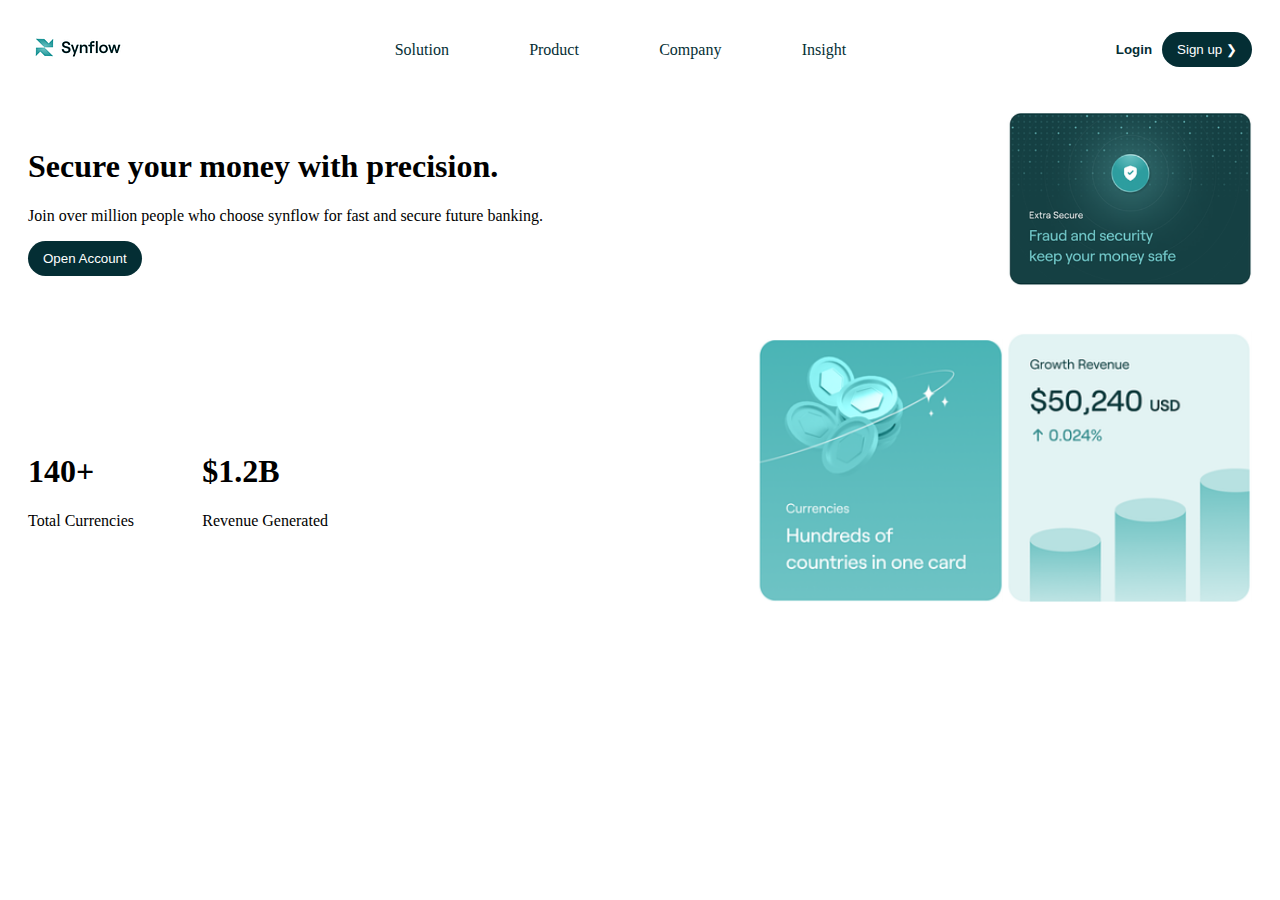
<file: Assignment 2 Landing page/index.html>
<!DOCTYPE html>
<html lang="en">

<head>
    <meta charset="UTF-8">
    <meta name="viewport" content="width=device-width, initial-scale=1.0">
    <title>Document</title>
</head>
<style>

    body{
        padding: 20px;
    }
    header {
        display: flex;
        align-items: center;
        justify-content: space-between;
    }

    nav {
        display: flex;
        width: 50%;
        justify-content: space-evenly;
    }

    nav a {
        text-decoration: none;
        color: #042E34;
    }

    nav a:hover{
        /* transition: all 0.5s; */
        transform: scale(1.1);
        color: #042E34;
        font-weight: bold;
    }

    button {
        color: #042E34;
    }

    .filledButton {
        border: none;
        background-color: #042E34;
        color: white;
        padding: 10px 15px;
        border-radius: 30px;
    }

    .textButton {
        border: none;
        background-color: white;
        font-weight: bold;
    }

    .container {
        display: flex;
        justify-content: space-between;
        align-items: center;
        margin-top: 40px;
    }

    .box1 {
        width: 50%;
    }

    .box2 {
        width: 40%;
        max-width: 300px;
    }
    .imgDiv{
        width: 50%;
        text-align: right;
    }
    .imgDiv img{
        width: 40%;
    }
</style>

<body>
    <header>
        <img src="logo.png" alt="">
        <nav>
            <a href="">Solution</a>
            <a href="">Product</a>
            <a href="">Company</a>
            <a href="">Insight</a>
        </nav>
        <div>
            <button class="textButton">Login</button>
            <button class="filledButton">Sign up &#10095</button>
        </div>
    </header>

    <div class="container">
        <div class="box1">
            <h1>Secure your money with precision.</h1>
            <p>Join over million people who choose synflow for fast and secure future banking.</p>
            <button class="filledButton">Open Account</button>
        </div>
        <div class="imgDiv">
            <img src="Picture1.png" alt="">
        </div>
    </div>

    <div class="container">
            <div class="container box2">
                <div>
                    <h1>140+</h1>
                    <p>Total Currencies</p>
                </div>
                <div>
                    <h1>$1.2B</h1>
                    <p>Revenue Generated</p>
                </div>
        </div>
        <div class="imgDiv">
            <img src="Picture2.png" alt="">
            <img src="Picture3.png" alt="">
        </div>
    </div>
</body>

</html>
</file>
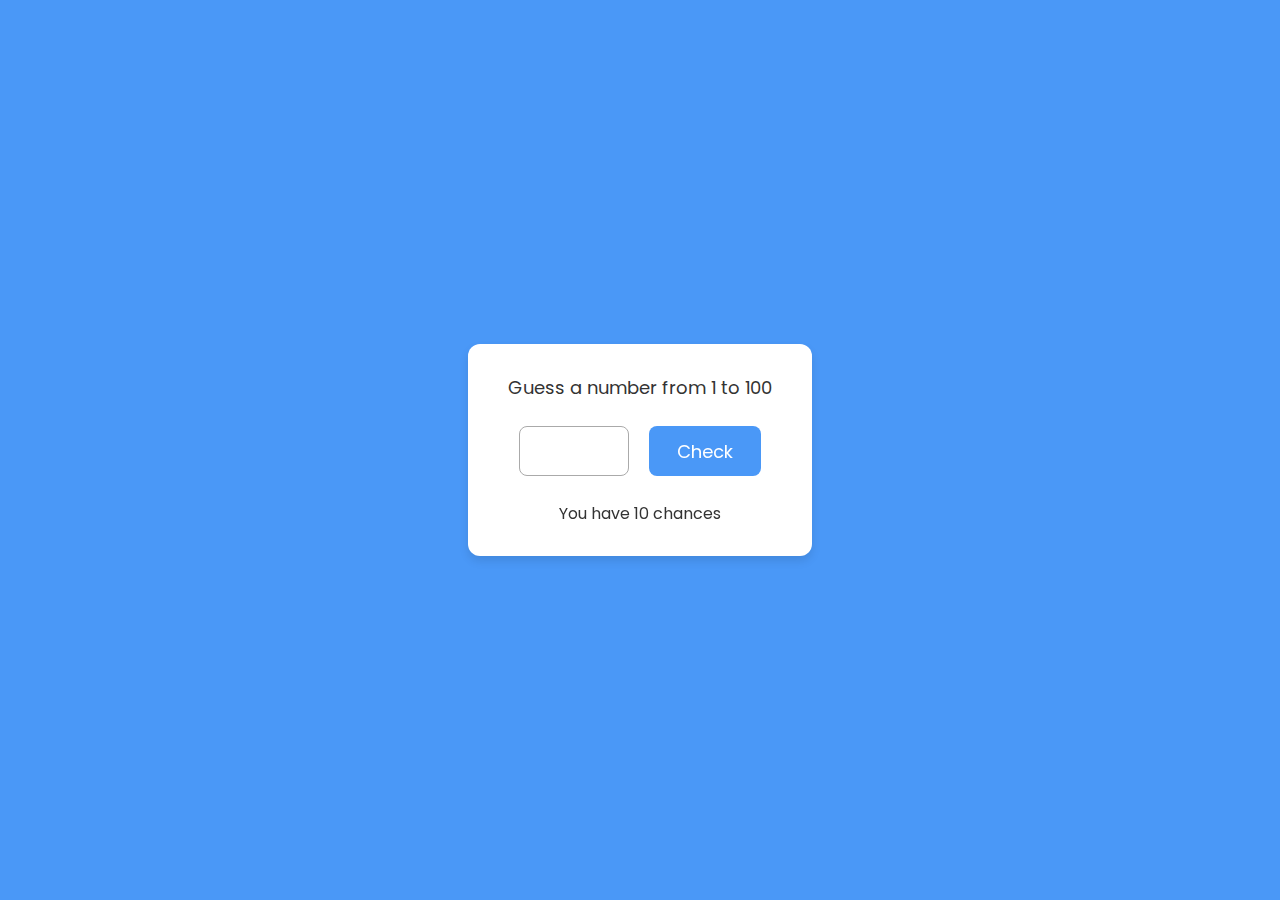
<file: Practice/HTML/GamesCode/Game in HTML CSS & JavaScript/index.html>
<!DOCTYPE html>
<!-- Coding by CodingLab || www.codinglabweb.com -->
<html lang="en">
  <head>
    <meta charset="UTF-8" />
    <meta http-equiv="X-UA-Compatible" content="IE=edge" />
    <meta name="viewport" content="width=device-width, initial-scale=1.0" />
    <title>Game in HTML CSS & JavaScript</title>
    <link rel="stylesheet" href="style.css" />
  </head>
  <body>
    <div class="wrapper">
      <header>Guess a number from 1 to 100</header>
      <p class="guess"></p>
      <div class="input-field">
        <input type="number" />
        <button>Check</button>
      </div>
      <p>You have <span class="chances">10</span> chances</p>
    </div>

    <script src="script.js" defer></script>
  </body>
</html>
</file>
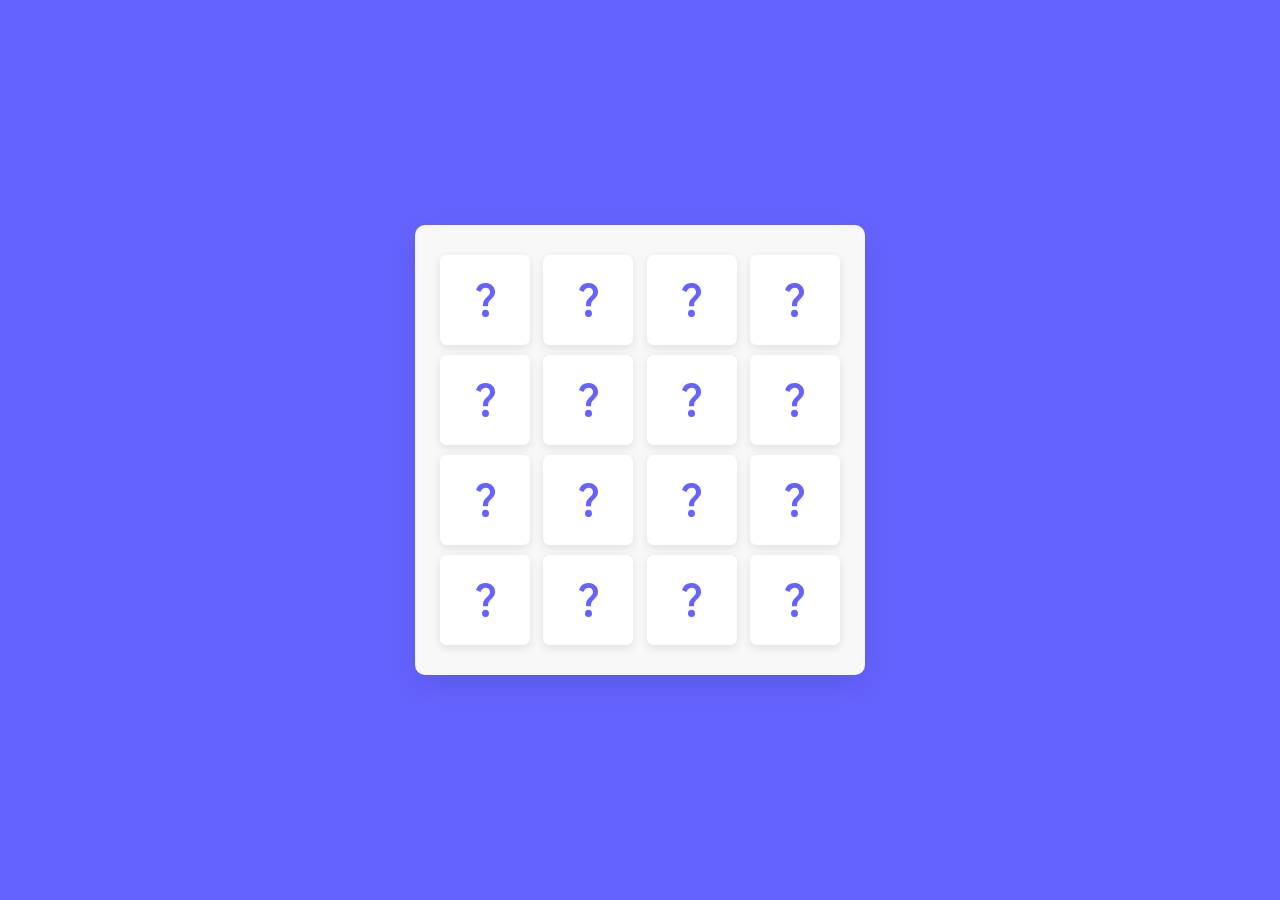
<file: Practice/HTML/GamesCode/Memory Cards Game/index.html>
<!DOCTYPE html>
<!-- Coding By CodingNepal - youtube.com/codingnepal -->
<html lang="en" dir="ltr">
  <head>
    <meta charset="utf-8">  
    <title>Memory Card Game | CodingNepal</title>
    <link rel="stylesheet" href="style.css">
    <meta name="viewport" content="width=device-width, initial-scale=1.0">
  </head>
  <body>
    <div class="wrapper">
      <ul class="cards">
        <li class="card">
          <div class="view front-view">
            <img src="images/que_icon.svg" alt="icon">
          </div>
          <div class="view back-view">
            <img src="images/img-1.png" alt="card-img">
          </div>
        </li>
        <li class="card">
          <div class="view front-view">
            <img src="images/que_icon.svg" alt="icon">
          </div>
          <div class="view back-view">
            <img src="images/img-6.png" alt="card-img">
          </div>
        </li>
        <li class="card">
          <div class="view front-view">
            <img src="images/que_icon.svg" alt="icon">
          </div>
          <div class="view back-view">
            <img src="images/img-3.png" alt="card-img">
          </div>
        </li>
        <li class="card">
          <div class="view front-view">
            <img src="images/que_icon.svg" alt="icon">
          </div>
          <div class="view back-view">
            <img src="images/img-2.png" alt="card-img">
          </div>
        </li>
        <li class="card">
          <div class="view front-view">
            <img src="images/que_icon.svg" alt="icon">
          </div>
          <div class="view back-view">
            <img src="images/img-1.png" alt="card-img">
          </div>
        </li>
        <li class="card">
          <div class="view front-view">
            <img src="images/que_icon.svg" alt="icon">
          </div>
          <div class="view back-view">
            <img src="images/img-5.png" alt="card-img">
          </div>
        </li>
        <li class="card">
          <div class="view front-view">
            <img src="images/que_icon.svg" alt="icon">
          </div>
          <div class="view back-view">
            <img src="images/img-2.png" alt="card-img">
          </div>
        </li>
        <li class="card">
          <div class="view front-view">
            <img src="images/que_icon.svg" alt="icon">
          </div>
          <div class="view back-view">
            <img src="images/img-6.png" alt="card-img">
          </div>
        </li>
        <li class="card">
          <div class="view front-view">
            <img src="images/que_icon.svg" alt="icon">
          </div>
          <div class="view back-view">
            <img src="images/img-3.png" alt="card-img">
          </div>
        </li>
        <li class="card">
          <div class="view front-view">
            <img src="images/que_icon.svg" alt="icon">
          </div>
          <div class="view back-view">
            <img src="images/img-4.png" alt="card-img">
          </div>
        </li>
        <li class="card">
          <div class="view front-view">
            <img src="images/que_icon.svg" alt="icon">
          </div>
          <div class="view back-view">
            <img src="images/img-5.png" alt="card-img">
          </div>
        </li>
        <li class="card">
          <div class="view front-view">
            <img src="images/que_icon.svg" alt="icon">
          </div>
          <div class="view back-view">
            <img src="images/img-4.png" alt="card-img">
          </div>
        </li>
        <li class="card">
          <div class="view front-view">
            <img src="images/que_icon.svg" alt="icon">
          </div>
          <div class="view back-view">
            <img src="images/img-4.png" alt="card-img">
          </div>
        </li>
        <li class="card">
          <div class="view front-view">
            <img src="images/que_icon.svg" alt="icon">
          </div>
          <div class="view back-view">
            <img src="images/img-4.png" alt="card-img">
          </div>
        </li>
        <li class="card">
          <div class="view front-view">
            <img src="images/que_icon.svg" alt="icon">
          </div>
          <div class="view back-view">
            <img src="images/img-4.png" alt="card-img">
          </div>
        </li>
        <li class="card">
          <div class="view front-view">
            <img src="images/que_icon.svg" alt="icon">
          </div>
          <div class="view back-view">
            <img src="images/img-4.png" alt="card-img">
          </div>
        </li>
      </ul>
    </div>

    <script src="script.js"></script>

  </body>
</html>
</file>
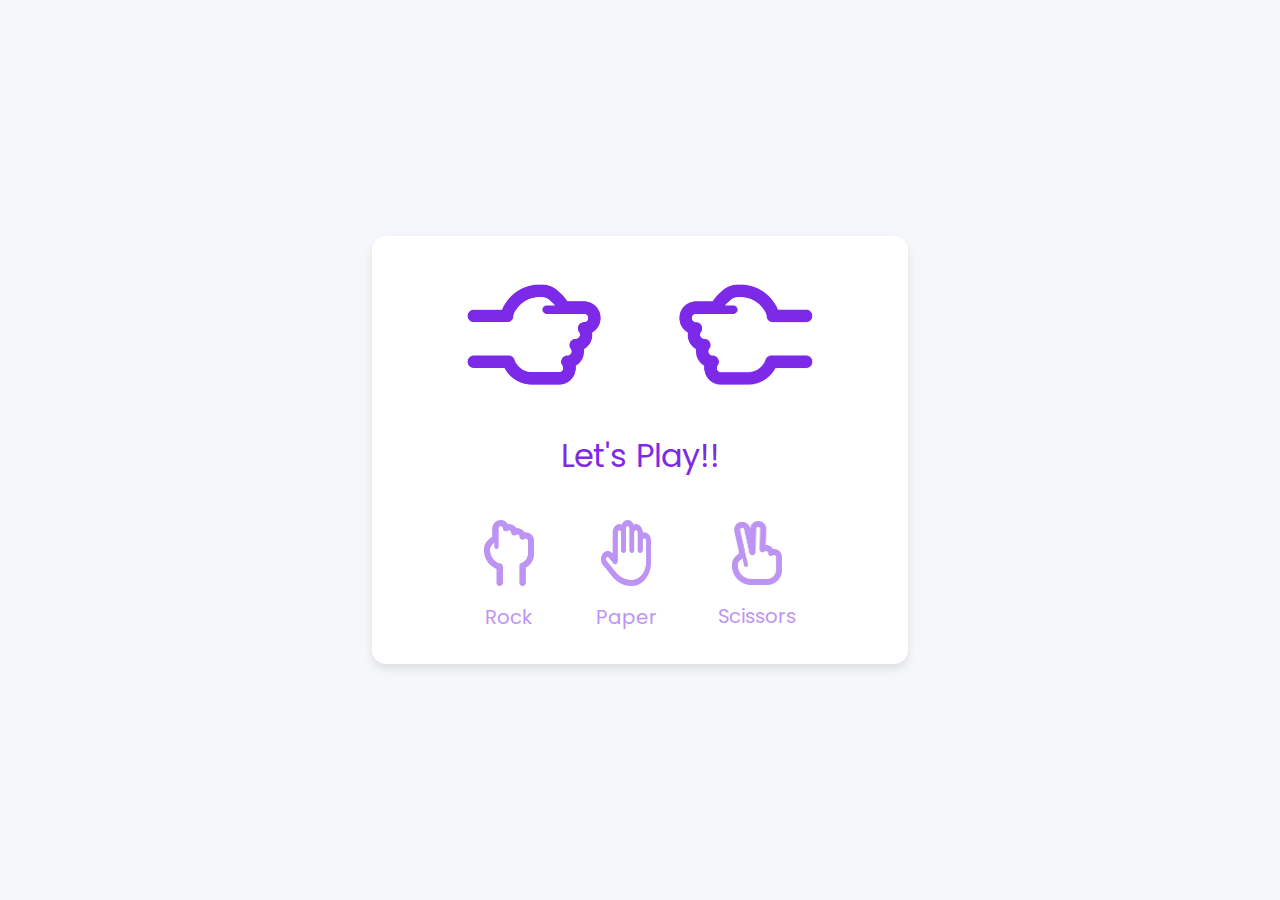
<file: Practice/HTML/GamesCode/Rock Paper Scissors/index.html>
<!DOCTYPE html>
<!-- Coding by CodingLab || www.codinglabweb.com -->
<html lang="en">
  <head>
    <meta charset="UTF-8" />
    <meta http-equiv="X-UA-Compatible" content="IE=edge" />
    <meta name="viewport" content="width=device-width, initial-scale=1.0" />
    <title>JavaScript Game | Rock Paper Scissors</title>
    <link rel="stylesheet" href="style.css" />
  </head>
  <body>
    <section class="container">
      <div class="result_field">
        <div class="result_images">
          <span class="user_result">
            <img src="images/rock.png" alt="" />
          </span>
          <span class="cpu_result">
            <img src="images/rock.png" alt="" />
          </span>
        </div>
        <div class="result">Let's Play!!</div>
      </div>

      <div class="option_images">
        <span class="option_image">
          <img src="images/rock.png" alt="" />
          <p>Rock</p>
        </span>
        <span class="option_image">
          <img src="images/paper.png" alt="" />
          <p>Paper</p>
        </span>
        <span class="option_image">
          <img src="images/scissors.png" alt="" />
          <p>Scissors</p>
        </span>
      </div>
    </section>

    <script src="script.js" defer></script>
  </body>
</html>
</file>
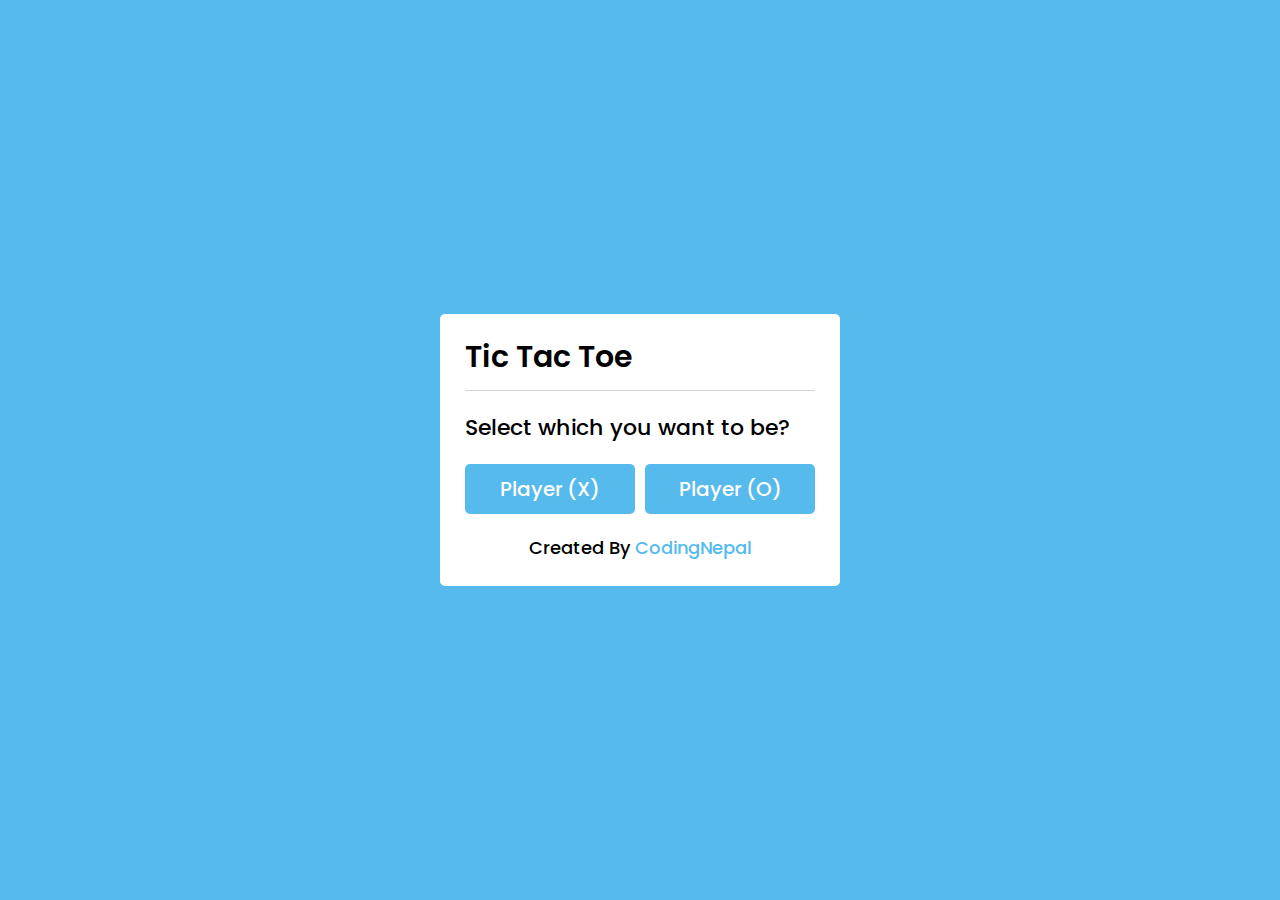
<file: Practice/HTML/GamesCode/Tic Tac Toe in JavaScript - CodingNepal/index.html>
<!DOCTYPE html>
<!-- Created By CodingNepal - www.youtube.com/codingnepal || www.codingnepalweb.com -->
<html lang="en">
<head>
    <meta charset="UTF-8">
    <title>Tic Tac Toe Game | CodingNepal</title>
    <link rel="stylesheet" href="style.css">
    <link rel="stylesheet" href="https://cdnjs.cloudflare.com/ajax/libs/font-awesome/5.15.3/css/all.min.css"/>
</head>
<body>
  <!-- select box -->
  <div class="select-box">
    <header>Tic Tac Toe</header>
    <div class="content">
      <div class="title">Select which you want to be?</div>
      <div class="options">
        <button class="playerX">Player (X)</button>
        <button class="playerO">Player (O)</button>
      </div>
      <div class="credit">Created By <a href="https://www.youtube.com/codingnepal" target="_blank">CodingNepal</a></div>
    </div>
  </div> 

  <!-- playboard section -->
  <div class="play-board">
    <div class="details">
      <div class="players">
        <span class="Xturn">X's Turn</span>
        <span class="Oturn">O's Turn</span>
        <div class="slider"></div>
      </div>
    </div>
    <div class="play-area">
      <section>
        <span class="box1"></span>
        <span class="box2"></span>
        <span class="box3"></span>
      </section>
      <section>
        <span class="box4"></span>
        <span class="box5"></span>
        <span class="box6"></span>
      </section>
      <section>
        <span class="box7"></span>
        <span class="box8"></span>
        <span class="box9"></span>
      </section>
    </div>
  </div>

  <!-- result box -->
  <div class="result-box">
    <div class="won-text"></div>
    <div class="btn"><button>Replay</button></div>
  </div>

  <script src="script.js"></script>

</body>
</html>
</file>
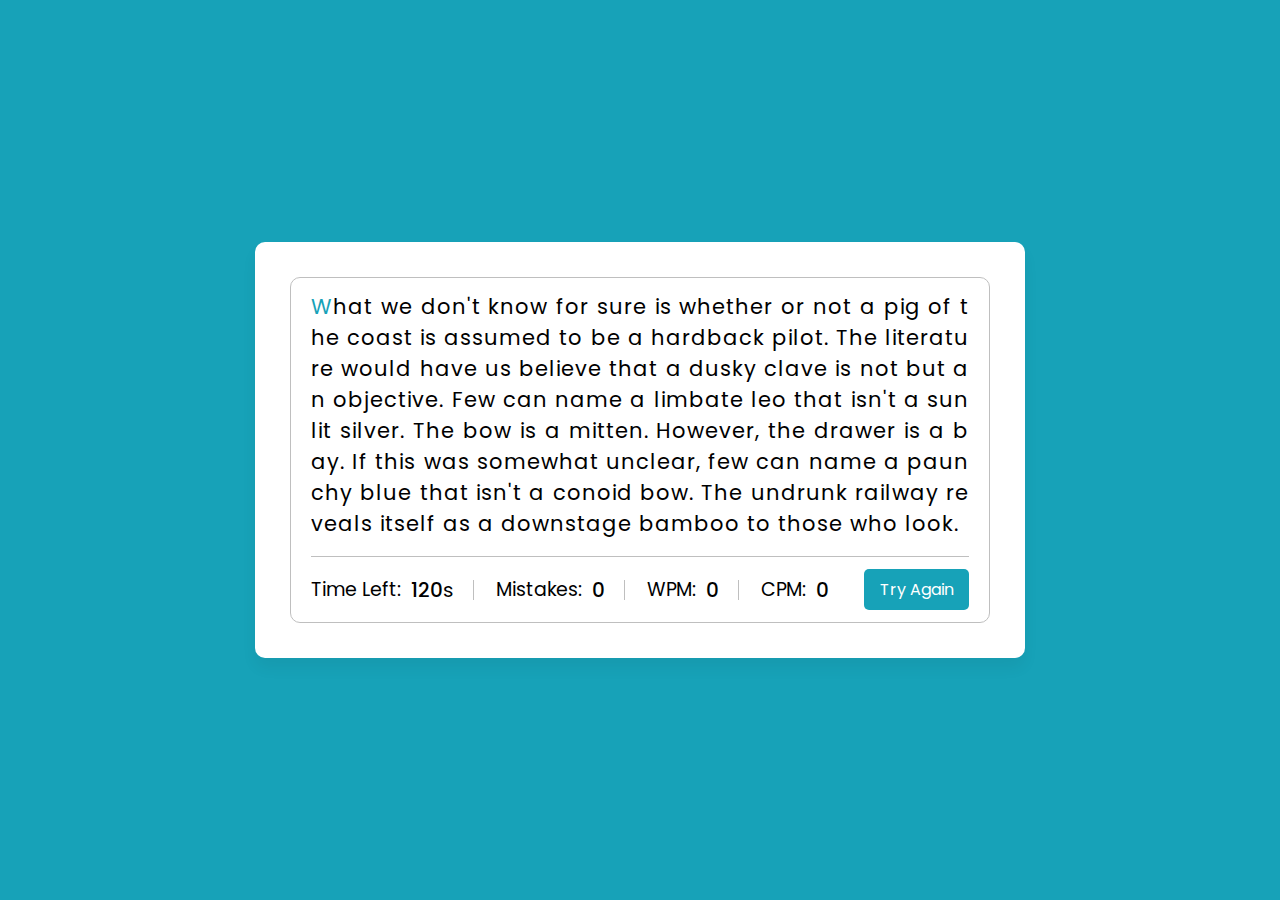
<file: Practice/HTML/GamesCode/Typing Speed Test Game in JavaScript/index.html>
<!DOCTYPE html>
<!-- Coding By CodingNepal - youtube.com/codingnepal -->
<html lang="en" dir="ltr">
  <head>
    <meta charset="utf-8">  
    <title>Typing Speed Test Game | CodingNepal</title>
    <link rel="stylesheet" href="style.css">
    <meta name="viewport" content="width=device-width, initial-scale=1.0">
  </head>
  <body>
    <div class="wrapper">
      <input type="text" class="input-field">
      <div class="content-box">
        <div class="typing-text">
          <p></p>
        </div>
        <div class="content">
          <ul class="result-details">
            <li class="time">
              <p>Time Left:</p>
              <span><b>120</b>s</span>
            </li>
            <li class="mistake">
              <p>Mistakes:</p>
              <span>0</span>
            </li>
            <li class="wpm">
              <p>WPM:</p>
              <span>0</span>
            </li>
            <li class="cpm">
              <p>CPM:</p>
              <span>0</span>
            </li>
          </ul>
          <button>Try Again</button>
        </div>
      </div>
    </div>

    <script src="js/paragraphs.js"></script>
    <script src="js/script.js"></script>
  
  </body>
</html>
</file>
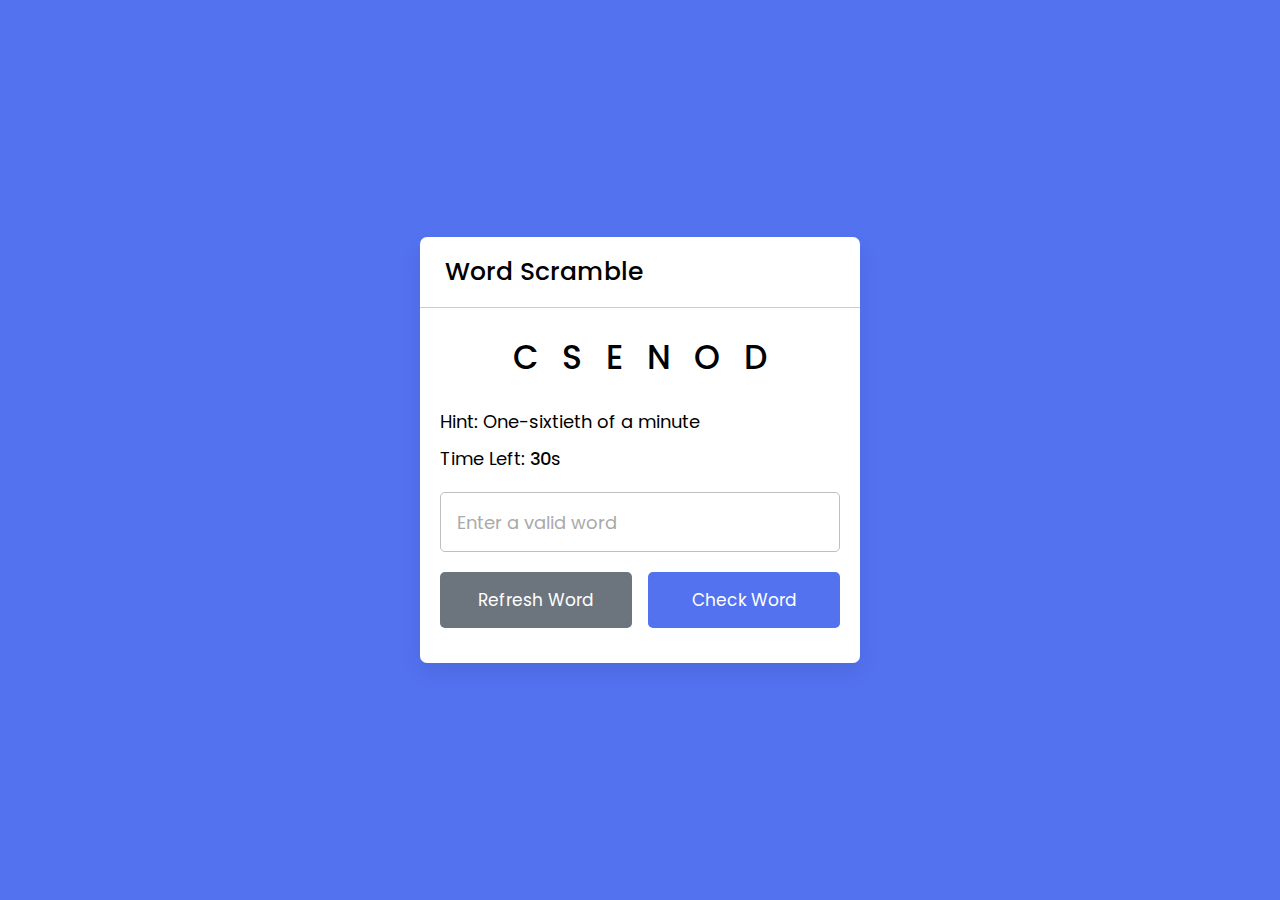
<file: Practice/HTML/GamesCode/Word Scramble Game/index.html>
<!DOCTYPE html>
<!-- Coding By CodingNepal - youtube.com/codingnepal -->
<html lang="en" dir="ltr">
  <head>
    <meta charset="utf-8">
    <title>Word Scramble Game | CodingNepal</title>
    <link rel="stylesheet" href="style.css">
    <meta name="viewport" content="width=device-width, initial-scale=1.0">
    <script src="js/words.js" defer></script>
    <script src="js/script.js" defer></script>
  </head>
  <body>
    <div class="container">
        <h2>Word Scramble</h2>
        <div class="content">
            <p class="word"></p>
            <div class="details">
                <p class="hint">Hint: <span></span></p>
                <p class="time">Time Left: <span><b>30</b>s</span></p>
            </div>
            <input type="text" spellcheck="false" placeholder="Enter a valid word">
            <div class="buttons">
                <button class="refresh-word">Refresh Word</button>
                <button class="check-word">Check Word</button>
            </div>
        </div>
    </div>
  </body>
</html>
</file>
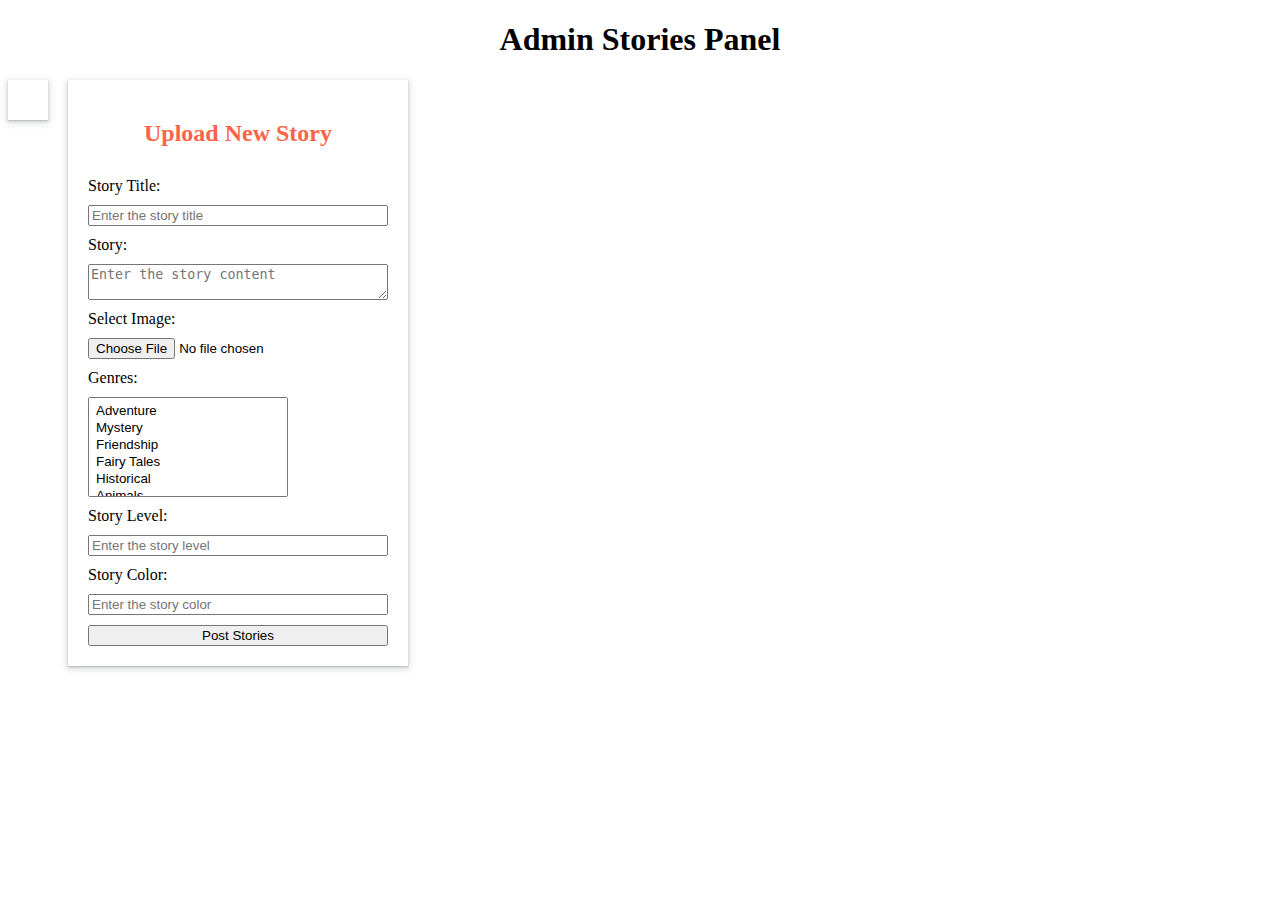
<file: ajaxCall.html>
<!DOCTYPE html>
<html lang="en">
<head>
    <meta charset="UTF-8">
    <meta name="viewport" content="width=device-width, initial-scale=1.0">
    <title>Document</title>
</head>
<style>

    body{
        text-align: center;
    }
    .selected {
    background-color: lightblue; /* Change background color for selected options */
    font-weight: bold; /* Add bold font for selected options */
}
#genres{
    width: 200px;
    height: 100px;
    padding: 5px;
}
form{
    display: flex;
    flex-direction: column;
    width: 300px;
    text-align: left;
    gap: 10px;
}
.sectionDiv{
    display: flex;
    flex-direction: column;
    gap: 10px;
    box-shadow: rgba(60, 64, 67, 0.3) 0px 1px 2px 0px, rgba(60, 64, 67, 0.15) 0px 2px 6px 2px;
    width: fit-content;
    height: fit-content;
    padding: 20px;
    max-height: 800px;
    overflow: auto;
}
.genresDiv{
    display: flex;
    flex-direction: column;
    gap: 10px;
}
.align{
    display: flex;
    gap: 20px;
}
h2{
    color: tomato;
}
.story{
    box-shadow: rgba(60, 64, 67, 0.3) 0px 1px 2px 0px, rgba(60, 64, 67, 0.15) 0px 2px 6px 2px;
    padding: 20px;
}
.story img{
    width: 100px;
}
</style>
<body>
    <h1>Admin Stories Panel</h1>
    <div class="align">
    <div id="stories-container" class="sectionDiv"></div>
    <div class="sectionDiv">
        <h2>Upload New Story</h2>
    <form id="myForm">
        <label for="title">Story Title:</label>
        <input type="text" id="title" name="title" placeholder="Enter the story title">
        
        <label for="story">Story:</label>
        <textarea id="story" name="story" placeholder="Enter the story content"></textarea>
        
        <label for="image">Select Image:</label>
    <input type="file" id="imageInput" name="image" accept="image/*">
        
        <div class="genresDiv">
            <label for="genres">Genres:</label>
            <select id="genres" name="genres[]" multiple>
                <option value="action">Adventure</option>
                <option value="adventure">Mystery</option>
                <option value="horror">Friendship</option>
                <option value="funny">Fairy Tales</option>
                <option value="fiction">Historical</option>
                <option value="moral">Animals</option>
                <option value="moral">Fantasy</option>
                <option value="moral">Diversity</option>
            </select>
        </div>
        
        <label for="level">Story Level:</label>
        <input type="text" id="level" name="level" placeholder="Enter the story level">
        
        <label for="color">Story Color:</label>
        <input type="text" id="color" name="color" placeholder="Enter the story color">
        <button id="postButton">Post Stories</button>
    </form>
    </div>
    </div>
<script src="https://code.jquery.com/jquery-3.6.0.min.js"></script>
<script src="ajaxCall.js"></script>    
</body>
</html>
</file>
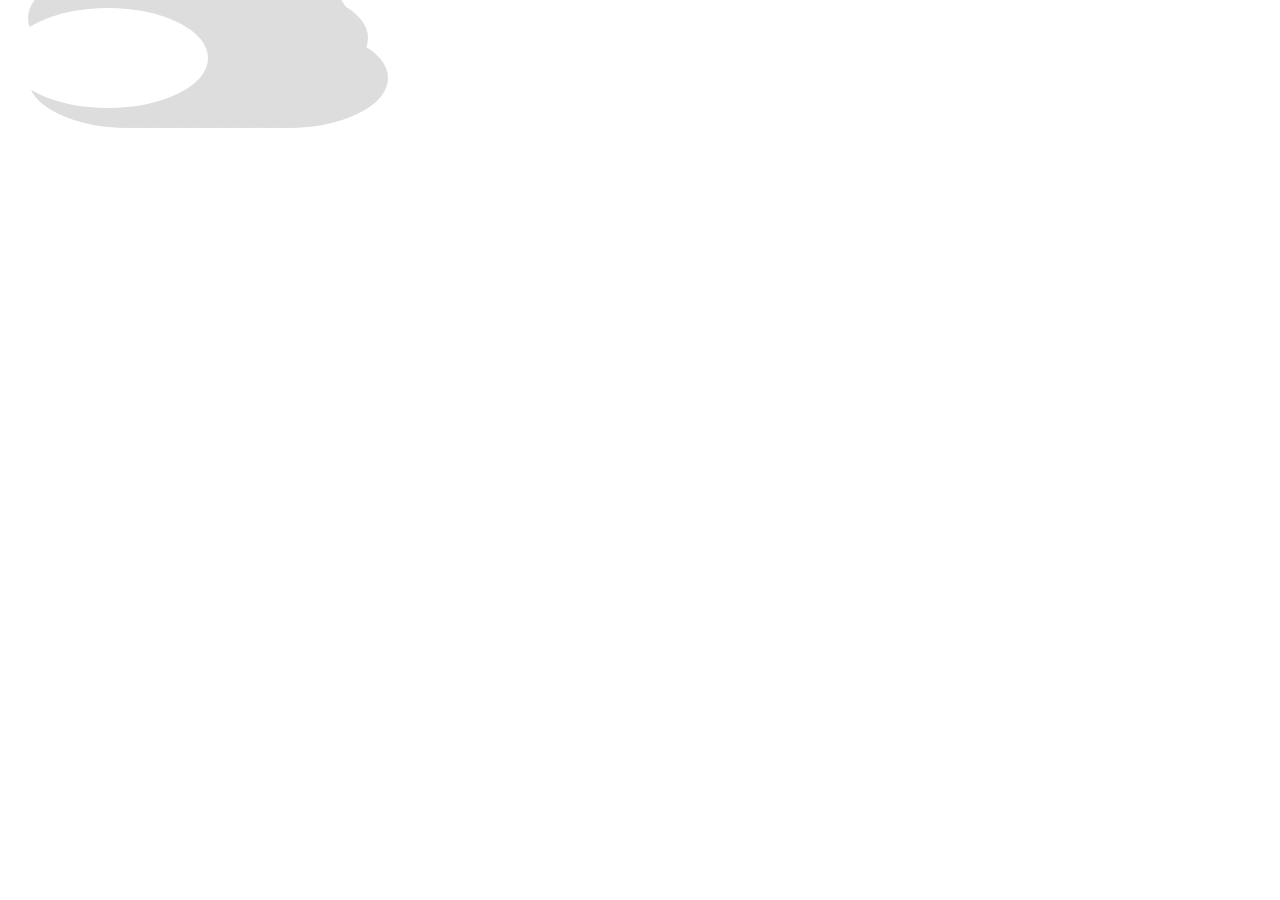
<file: Practice/HTML/check.html>
<!DOCTYPE html>
<html lang="en">
<head>
<meta charset="UTF-8">
<meta name="viewport" content="width=device-width, initial-scale=1.0">
<title>Cloud CSS</title>
<style>
.cloud {
    position: relative;
    background-color: #fff;
    border-radius: 50%;
    width: 200px;
    height: 100px;
    box-shadow: 20px 20px 0px 0px #ddd, 
                40px 20px 0px 0px #ddd, 
                60px 20px 0px 0px #ddd, 
                80px 20px 0px 0px #ddd, 
                100px 20px 0px 0px #ddd, 
                120px 20px 0px 0px #ddd, 
                140px 20px 0px 0px #ddd, 
                160px 20px 0px 0px #ddd, 
                180px 20px 0px 0px #ddd, 
                20px 0px 0px 0px #ddd, 
                40px 0px 0px 0px #ddd, 
                60px 0px 0px 0px #ddd, 
                80px 0px 0px 0px #ddd, 
                100px 0px 0px 0px #ddd, 
                120px 0px 0px 0px #ddd, 
                140px 0px 0px 0px #ddd, 
                160px 0px 0px 0px #ddd, 
                20px -20px 0px 0px #ddd, 
                40px -20px 0px 0px #ddd, 
                60px -20px 0px 0px #ddd, 
                80px -20px 0px 0px #ddd, 
                100px -20px 0px 0px #ddd, 
                120px -20px 0px 0px #ddd, 
                140px -20px 0px 0px #ddd, 
                160px -20px 0px 0px #ddd, 
                20px -40px 0px 0px #ddd, 
                40px -40px 0px 0px #ddd, 
                60px -40px 0px 0px #ddd, 
                80px -40px 0px 0px #ddd, 
                100px -40px 0px 0px #ddd, 
                120px -40px 0px 0px #ddd, 
                140px -40px 0px 0px #ddd;
}

/* Optional animation for the cloud */
@keyframes moveCloud {
    0% {
        transform: translateX(-20px);
    }
    50% {
        transform: translateX(20px);
    }
    100% {
        transform: translateX(-20px);
    }
}

.cloud {
    animation: moveCloud 5s infinite linear alternate-reverse;
}
</style>
</head>
<body>
    <div class="cloud"></div>
</body>
</html>
</file>
<file: Practice/HTML/GamesCode/Game in HTML CSS & JavaScript/style.css>
/* Import Google font - Poppins */
@import url("https://fonts.googleapis.com/css2?family=Poppins:wght@200;300;400;500;600;700&display=swap");
* {
  margin: 0;
  padding: 0;
  box-sizing: border-box;
  font-family: "Poppins", sans-serif;
}
body {
  min-height: 100vh;
  display: flex;
  align-items: center;
  justify-content: center;
  background: #4a98f7;
}
.wrapper {
  padding: 30px 40px;
  border-radius: 12px;
  background: #fff;
  text-align: center;
  box-shadow: 0 5px 10px rgba(0, 0, 0, 0.1);
}
.wrapper header {
  font-size: 18px;
  font-weight: 400;
  color: #333;
}
.wrapper p {
  color: #333;
}
.wrapper .input-field {
  display: flex;
  justify-content: center;
  gap: 20px;
  margin: 25px 0;
}
.input-field input,
.input-field button {
  height: 50px;
  width: calc(100% / 2 - 20px);
  outline: none;
  padding: 0 20px;
  border-radius: 8px;
  font-size: 18px;
}
.input-field input {
  text-align: center;
  color: #707070;
  width: 110px;
  border: 1px solid #aaa;
}
input::-webkit-inner-spin-button,
input::-webkit-outer-spin-button {
  display: none;
}
.input-field input:disabled {
  cursor: not-allowed;
}
.input-field button {
  border: none;
  background: #4a98f7;
  color: #fff;
  cursor: pointer;
  transition: 0.3s;
}
.input-field button:active {
  transform: scale(0.97);
}
</file>
<file: Practice/HTML/GamesCode/Memory Cards Game/style.css>
/* Import Google Font - Poppins */
@import url('https://fonts.googleapis.com/css2?family=Poppins:wght@400;500;600;700&display=swap');
*{
  margin: 0;
  padding: 0;
  box-sizing: border-box;
  font-family: 'Poppins', sans-serif;
}
body{
  display: flex;
  align-items: center;
  justify-content: center;
  min-height: 100vh;
  background: #6563FF;
}
.wrapper{
  padding: 25px;
  border-radius: 10px;
  background: #F8F8F8;
  box-shadow: 0 10px 30px rgba(0,0,0,0.1);
}
.cards, .card, .view{
  display: flex;
  align-items: center;
  justify-content: center;
}
.cards{
  height: 400px;
  width: 400px;
  flex-wrap: wrap;
  justify-content: space-between;
}
.cards .card{
  cursor: pointer;
  list-style: none;
  user-select: none;
  position: relative;
  perspective: 1000px;
  transform-style: preserve-3d;
  height: calc(100% / 4 - 10px);
  width: calc(100% / 4 - 10px);
}
.card.shake{
  animation: shake 0.35s ease-in-out;
}
@keyframes shake {
  0%, 100%{
    transform: translateX(0);
  }
  20%{
    transform: translateX(-13px);
  }
  40%{
    transform: translateX(13px);
  }
  60%{
    transform: translateX(-8px);
  }
  80%{
    transform: translateX(8px);
  }
}
.card .view{
  width: 100%;
  height: 100%;
  position: absolute;
  border-radius: 7px;
  background: #fff;
  pointer-events: none;
  backface-visibility: hidden;
  box-shadow: 0 3px 10px rgba(0,0,0,0.1);
  transition: transform 0.25s linear;
}
.card .front-view img{
  width: 19px;
}
.card .back-view img{
  max-width: 45px;
}
.card .back-view{
  transform: rotateY(-180deg);
}
.card.flip .back-view{
  transform: rotateY(0);
}
.card.flip .front-view{
  transform: rotateY(180deg);
}

@media screen and (max-width: 700px) {
  .cards{
    height: 350px;
    width: 350px;
  }
  .card .front-view img{
    width: 17px;
  }
  .card .back-view img{
    max-width: 40px;
  }
}

@media screen and (max-width: 530px) {
  .cards{
    height: 300px;
    width: 300px;
  }
  .card .front-view img{
    width: 15px;
  }
  .card .back-view img{
    max-width: 35px;
  }
}
</file>
<file: Practice/HTML/GamesCode/Rock Paper Scissors/style.css>
/* Import Google font - Poppins */
@import url("https://fonts.googleapis.com/css2?family=Poppins:wght@200;300;400;500;600;700&display=swap");
* {
  margin: 0;
  padding: 0;
  box-sizing: border-box;
  font-family: "Poppins", sans-serif;
}
body {
  height: 100vh;
  display: flex;
  align-items: center;
  justify-content: center;
  background: #f6f7fb;
}
::selection {
  color: #fff;
  background-color: #7d2ae8;
}
.container {
  padding: 2rem 7rem;
  border-radius: 14px;
  background: #fff;
  box-shadow: 0 5px 10px rgba(0, 0, 0, 0.1);
}
.result_images {
  display: flex;
  column-gap: 7rem;
}
.container.start .user_result {
  transform-origin: left;
  animation: userShake 0.7s ease infinite;
}
@keyframes userShake {
  50% {
    transform: rotate(10deg);
  }
}

.container.start .cpu_result {
  transform-origin: right;
  animation: cpuShake 0.7s ease infinite;
}
@keyframes cpuShake {
  50% {
    transform: rotate(-10deg);
  }
}
.result_images img {
  width: 100px;
}
.user_result img {
  transform: rotate(90deg);
}
.cpu_result img {
  transform: rotate(-90deg) rotateY(180deg);
}
.result {
  text-align: center;
  font-size: 2rem;
  color: #7d2ae8;
  margin-top: 1.5rem;
}

.option_image img {
  width: 50px;
}
.option_images {
  display: flex;
  align-items: center;
  margin-top: 2.5rem;
  justify-content: space-between;
}
.container.start .option_images {
  pointer-events: none;
}
.option_image {
  display: flex;
  flex-direction: column;
  align-items: center;
  opacity: 0.5;
  cursor: pointer;
  transition: opacity 0.3s ease;
}
.option_image:hover {
  opacity: 1;
}
.option_image.active {
  opacity: 1;
}
.option_image img {
  pointer-events: none;
}
.option_image p {
  color: #7d2ae8;
  font-size: 1.235rem;
  margin-top: 1rem;
  pointer-events: none;
}
</file>
<file: Practice/HTML/GamesCode/Tic Tac Toe in JavaScript - CodingNepal/style.css>
@import url('https://fonts.googleapis.com/css2?family=Poppins:wght@200;300;400;500;600;700&display=swap');
*{
  margin: 0;
  padding: 0;
  box-sizing: border-box;
  font-family: 'Poppins', sans-serif;
}
::selection{
  color: #fff;
  background:#56baed;
}
body{
  background:#56baed;
}
.select-box, .play-board, .result-box{
  position: absolute;
  top: 50%;
  left: 50%;
  transform: translate(-50%, -50%);
  transition: all 0.3s ease;
}
.select-box{
  background: #fff;
  padding: 20px 25px 25px;
  border-radius: 5px;
  max-width: 400px;
  width: 100%;
}
.select-box.hide{
  opacity: 0;
  pointer-events: none;
}
.select-box header{
  font-size: 30px;
  font-weight: 600;
  padding-bottom: 10px;
  border-bottom: 1px solid lightgrey;
}
.select-box .title{
  font-size: 22px;
  font-weight: 500;
  margin: 20px 0;
}
.select-box .options{
  display: flex;
  width: 100%;
}
.options button{
  width: 100%;
  font-size: 20px;
  font-weight: 500;
  padding: 10px 0;
  border: none;
  background: #56baed;
  border-radius: 5px;
  color: #fff;
  outline: none;
  cursor: pointer;
  transition: all 0.3s ease;
}
.options button:hover,
.btn button:hover{
  transform: scale(0.96);
}
.options button.playerX{
  margin-right: 5px;
}
.options button.playerO{
  margin-left: 5px;
}
.select-box .credit{
  text-align: center;
  margin-top: 20px;
  font-size: 18px;
  font-weight: 500;
}
.select-box .credit a{
  color: #56baed;
  text-decoration: none;
}
.select-box .credit a:hover{
  text-decoration: underline;
}

.play-board{
  opacity: 0;
  pointer-events: none;
  transform: translate(-50%, -50%) scale(0.9);
}
.play-board.show{
  opacity: 1;
  pointer-events: auto;
  transform: translate(-50%, -50%) scale(1);
}
.play-board .details{
  padding: 7px;
  border-radius: 5px;
  background: #fff;
}
.play-board .players{
  width: 100%;
  display: flex;
  position: relative;
  justify-content: space-between;
}
.players span{
  position: relative;
  z-index: 2;
  color: #56baed;
  font-size: 20px;
  font-weight: 500;
  padding: 10px 0;
  width: 100%;
  text-align: center;
  cursor: default;
  user-select: none;
  transition: all 0.3 ease;
}
.players.active span:first-child{
  color: #fff;
}
.players.active span:last-child{
  color: #56baed;
}
.players span:first-child{
  color: #fff;
}
.players .slider{
  position: absolute;
  top: 0;
  left: 0;
  width: 50%;
  height: 100%;
  background: #56baed;
  border-radius: 5px;
  transition: all 0.3s ease;
}
.players.active .slider{
  left: 50%;
}
.players.active span:first-child{
  color: #56baed;
}
.players.active span:nth-child(2){
  color: #fff;
}
.players.active .slider{
  left: 50%;
}
.play-area{
  margin-top: 20px;
}
.play-area section{
  display: flex;
  margin-bottom: 1px;
}
.play-area section span{
  display: block;
  height: 90px;
  width: 90px;
  margin: 2px;
  color: #56baed;
  font-size: 40px;
  line-height: 80px;
  text-align: center;
  border-radius: 5px;
  background: #fff;
}

.result-box{
  padding: 25px 20px;
  border-radius: 5px;
  max-width: 400px;
  width: 100%;
  opacity: 0;
  text-align: center;
  background: #fff;
  pointer-events: none;
  transform: translate(-50%, -50%) scale(0.9);
}
.result-box.show{
  opacity: 1;
  pointer-events: auto;
  transform: translate(-50%, -50%) scale(1);
}
.result-box .won-text{
  font-size: 30px;
  font-weight: 500;
  display: flex;
  justify-content: center;
}
.result-box .won-text p{
  font-weight: 600;
  margin: 0 5px;
}
.result-box .btn{
  width: 100%;
  margin-top: 25px;
  display: flex;
  justify-content: center;
}
.btn button{
  font-size: 18px;
  font-weight: 500;
  padding: 8px 20px;
  border: none;
  background: #56baed;
  border-radius: 5px;
  color: #fff;
  outline: none;
  cursor: pointer;
  transition: all 0.3s ease;
}
</file>
<file: Practice/HTML/GamesCode/Typing Speed Test Game in JavaScript/style.css>
/* Import Google Font - Poppins */
@import url('https://fonts.googleapis.com/css2?family=Poppins:wght@400;500;600;700&display=swap');
*{
  margin: 0;
  padding: 0;
  box-sizing: border-box;
  font-family: 'Poppins', sans-serif;
}
body{
  display: flex;
  padding: 0 10px;
  align-items: center;
  justify-content: center;
  min-height: 100vh;
  background: #17A2B8;
}
::selection{
  color: #fff;
  background: #17A2B8;
}
.wrapper{
  width: 770px;
  padding: 35px;
  background: #fff;
  border-radius: 10px;
  box-shadow: 0 10px 15px rgba(0,0,0,0.05);
}
.wrapper .input-field{
  opacity: 0;
  z-index: -999;
  position: absolute;
}
.wrapper .content-box{
  padding: 13px 20px 0;
  border-radius: 10px;
  border: 1px solid #bfbfbf;
}
.content-box .typing-text{
  overflow: hidden;
  max-height: 256px;
}
.typing-text::-webkit-scrollbar{
  width: 0;
}
.typing-text p{
  font-size: 21px;
  text-align: justify;
  letter-spacing: 1px;
  word-break: break-all;
}
.typing-text p span{
  position: relative;
}
.typing-text p span.correct{
  color: #56964f;
}
.typing-text p span.incorrect{
  color: #cb3439;
  outline: 1px solid #fff;
  background: #ffc0cb;
  border-radius: 4px;
}
.typing-text p span.active{
  color: #17A2B8;
}
.typing-text p span.active::before{
  position: absolute;
  content: "";
  height: 2px;
  width: 100%;
  bottom: 0;
  left: 0;
  opacity: 0;
  border-radius: 5px;
  background: #17A2B8;
  animation: blink 1s ease-in-out infinite;
}
@keyframes blink{
  50%{ 
    opacity: 1; 
  }
}
.content-box .content{
  margin-top: 17px;
  display: flex;
  padding: 12px 0;
  flex-wrap: wrap;
  align-items: center;
  justify-content: space-between;
  border-top: 1px solid #bfbfbf;
}
.content button{
  outline: none;
  border: none;
  width: 105px;
  color: #fff;
  padding: 8px 0;
  font-size: 16px;
  cursor: pointer;
  border-radius: 5px;
  background: #17A2B8;
  transition: transform 0.3s ease;
}
.content button:active{
  transform: scale(0.97);
}
.content .result-details{
  display: flex;
  flex-wrap: wrap;
  align-items: center;
  width: calc(100% - 140px);
  justify-content: space-between;
}
.result-details li{
  display: flex;
  height: 20px;
  list-style: none;
  position: relative;
  align-items: center;
}
.result-details li:not(:first-child){
  padding-left: 22px;
  border-left: 1px solid #bfbfbf;
}
.result-details li p{
  font-size: 19px;
}
.result-details li span{
  display: block;
  font-size: 20px;
  margin-left: 10px;
}
li span b{
  font-weight: 500;
}
li:not(:first-child) span{
  font-weight: 500;
}
@media (max-width: 745px) {
  .wrapper{
    padding: 20px;
  }
  .content-box .content{
    padding: 20px 0;
  }
  .content-box .typing-text{
    max-height: 100%;
  }
  .typing-text p{
    font-size: 19px;
    text-align: left;
  }
  .content button{
    width: 100%;
    font-size: 15px;
    padding: 10px 0;
    margin-top: 20px;
  }
  .content .result-details{
    width: 100%;
  }
  .result-details li:not(:first-child){
    border-left: 0;
    padding: 0;
  }
  .result-details li p, 
  .result-details li span{
    font-size: 17px;
  }
}
@media (max-width: 518px) {
  .wrapper .content-box{
    padding: 10px 15px 0;
  }
  .typing-text p{
    font-size: 18px;
  }
  .result-details li{
    margin-bottom: 10px;
  }
  .content button{
    margin-top: 10px;
  }
}
</file>
<file: Practice/HTML/GamesCode/Word Scramble Game/style.css>
/* Import Google font - Poppins */
@import url('https://fonts.googleapis.com/css2?family=Poppins:wght@400;500;600&display=swap');
*{
  margin: 0;
  padding: 0;
  box-sizing: border-box;
  font-family: 'Poppins', sans-serif;
}
body{
  display: flex;
  padding: 0 10px;
  align-items: center;
  justify-content: center;
  min-height: 100vh;
  background: #5372F0;
}
.container{
  width: 440px;
  border-radius: 7px;
  background: #fff;
  box-shadow: 0 10px 20px rgba(0,0,0,0.08);
}
.container h2{
  font-size: 25px;
  font-weight: 500;
  padding: 16px 25px;
  border-bottom: 1px solid #ccc;
}
.container .content{
  margin: 25px 20px 35px;
}
.content .word{
  user-select: none;
  font-size: 33px;
  font-weight: 500;
  text-align: center;
  letter-spacing: 24px;
  margin-right: -24px;
  word-break: break-all;
  text-transform: uppercase;
}
.content .details{
  margin: 25px 0 20px;
}
.details p{
  font-size: 18px;
  margin-bottom: 10px;
}
.details p b{
  font-weight: 500;
}
.content input{
  width: 100%;
  height: 60px;
  outline: none;
  padding: 0 16px;
  font-size: 18px;
  border-radius: 5px;
  border: 1px solid #bfbfbf;
}
.content input:focus{
  box-shadow: 0px 2px 4px rgba(0,0,0,0.08);
}
.content input::placeholder{
  color: #aaa;
}
.content input:focus::placeholder{
  color: #bfbfbf;
}
.content .buttons{
  display: flex;
  margin-top: 20px;
  justify-content: space-between;
}
.buttons button{
  border: none;
  outline: none;
  color: #fff;
  cursor: pointer;
  padding: 15px 0;
  font-size: 17px;
  border-radius: 5px;
  width: calc(100% / 2 - 8px);
  transition: all 0.3s ease;
}
.buttons button:active{
  transform: scale(0.97);
}
.buttons .refresh-word{
  background: #6C757D;
}
.buttons .refresh-word:hover{
  background: #5f666d;
}
.buttons .check-word{
  background: #5372F0;
}
.buttons .check-word:hover{
  background: #2c52ed;
}

@media screen and (max-width: 470px) {
  .container h2{
    font-size: 22px;
    padding: 13px 20px;
  }
  .content .word{
    font-size: 30px;
    letter-spacing: 20px;
    margin-right: -20px;
  }
  .container .content{
    margin: 20px 20px 30px;
  }
  .details p{
    font-size: 16px;
    margin-bottom: 8px;
  }
  .content input{
    height: 55px;
    font-size: 17px;
  }
  .buttons button{
    padding: 14px 0;
    font-size: 16px;
    width: calc(100% / 2 - 7px);
  }
}
</file>
